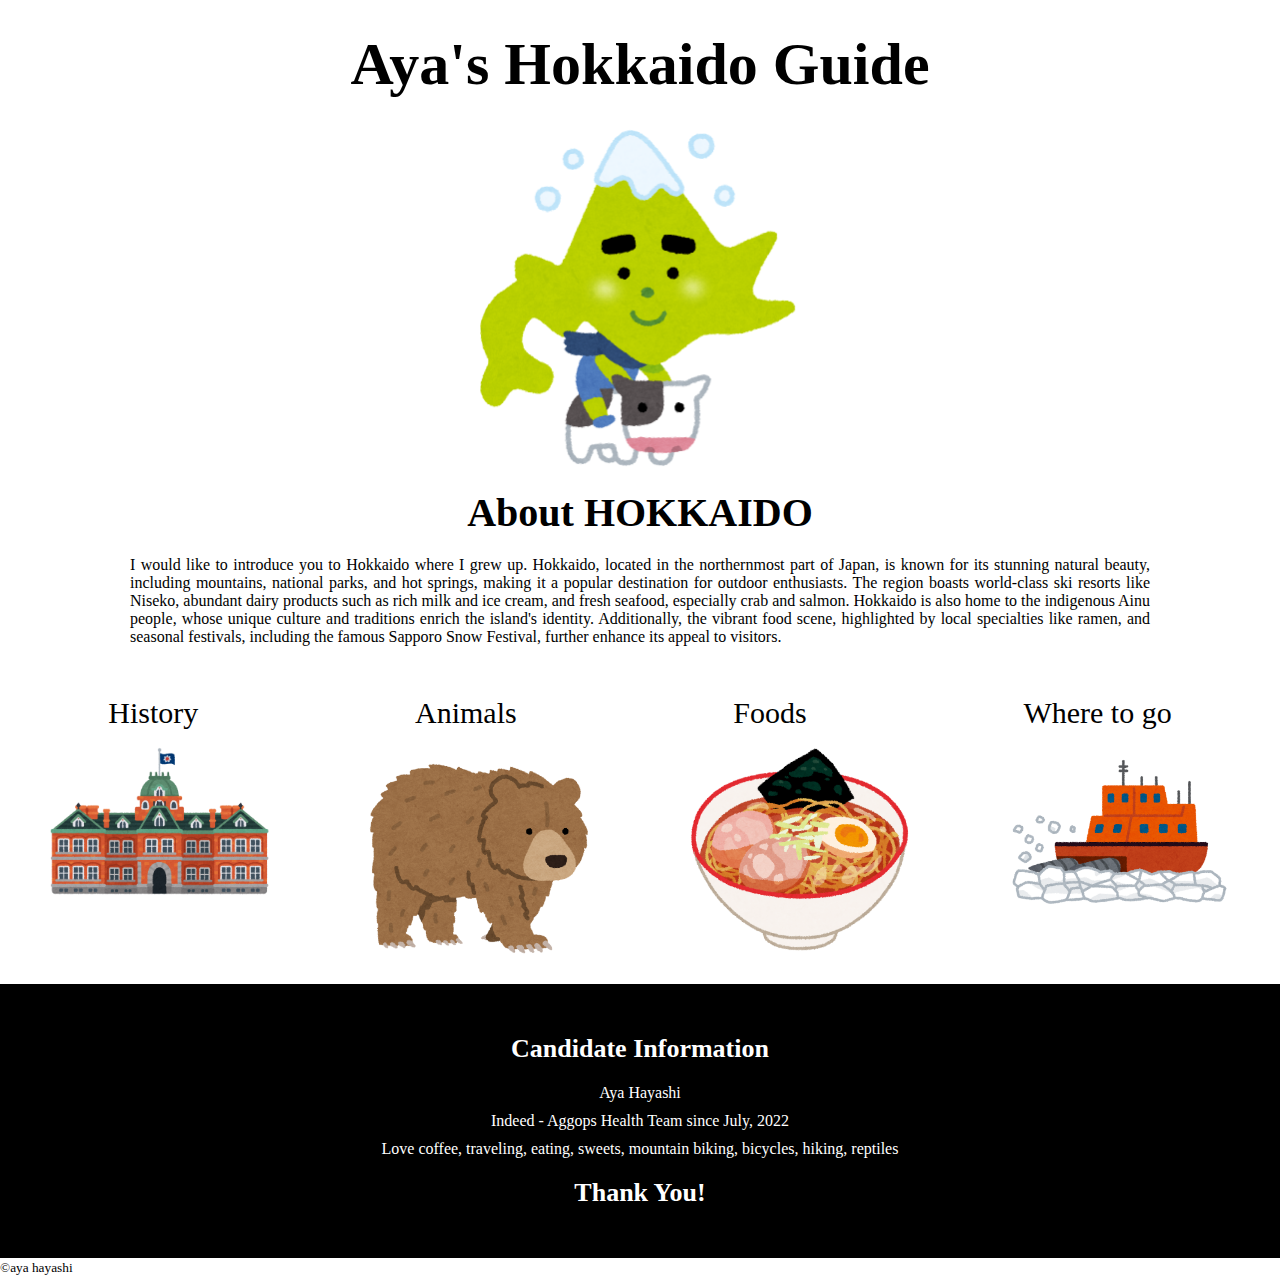
<file: index.html>
<!DOCTYPE html>
<html lang="en">
<head>
    <meta charset="UTF-8">
    <meta name="viewport" content="width=<device-width>, initial-scale=1.0">
    <title>Hokkaido</title>
    <link rel="stylesheet" href="style.css">
</head>
<body>
    <header>
        <h1>Aya's Hokkaido Guide</h1>
        <img src="images/japan_character1_hokkaidou.jpg" alt="Hokkaido">
        <h2>About HOKKAIDO</h2>
        <p>I would like to introduce you to Hokkaido where I grew up. Hokkaido, located in the northernmost part of Japan, is known for its stunning natural beauty, including mountains, national parks, and hot springs, making it a popular destination for outdoor enthusiasts. The region boasts world-class ski resorts like Niseko, abundant dairy products such as rich milk and ice cream, and fresh seafood, especially crab and salmon. Hokkaido is also home to the indigenous Ainu people, whose unique culture and traditions enrich the island's identity. Additionally, the vibrant food scene, highlighted by local specialties like ramen, and seasonal festivals, including the famous Sapporo Snow Festival, further enhance its appeal to visitors.</p>
    </header>
    <main>
        <nav>
            <ul>
                <li><a href="history.html"target="_blank">History</a></li>
                <li><a href="animals.html"target="_blank">Animals</a></li>
                <li><a href="foods.html"target="_blank">Foods</a></li>
                <li><a href="where to go.html">Where to go</a></li>
            </ul>
        <nav1>
            <ul>
                <li><a href="history.html"target="_blank"><img src="images/landmark_hokkaidou_kyuuhonchousya.jpg" alt="kaitaku"></a></li>
                <li><a href="animals.html"target="_blank"><img src="images/animal_bear_higuma.jpg" alt="higuma"></a></li>
                <li><a href="foods.html"target="_blank"><img src="images/ramen_syouyu.jpg" alt="ramen"></a></li>
                <li><a href="where to go.html"><img src="images/ship_saihyousen.jpg" alt="garinko"></a></li>
            </ul>
         </nav1>
        </nav>
    </main>
    <aside>
        <h2>Candidate Information</h2>
        <p>Aya Hayashi</p>
        <p>Indeed - Aggops Health Team since July, 2022</p>
        <p>Love coffee, traveling, eating, sweets, mountain biking, bicycles, hiking, reptiles</p>
        <h2>Thank You!</h2>
    </aside>
    <footer>
        <small>&copy;aya hayashi</small>
    </footer>
</body>
</html>
</file>
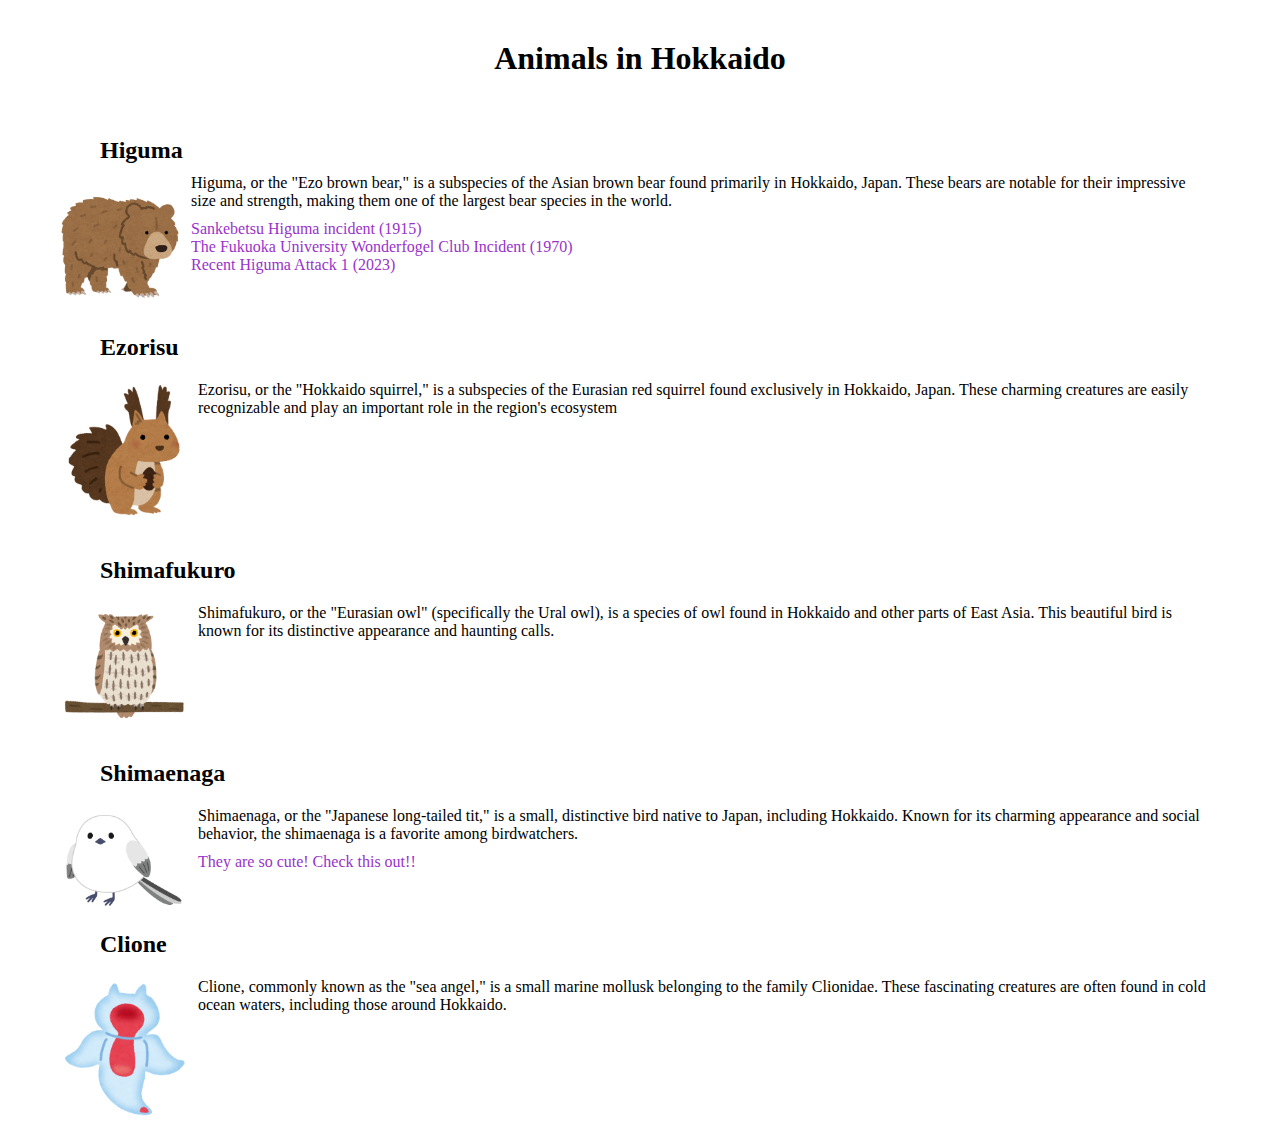
<file: animals.html>
<!DOCTYPE html>
<html lang="en">
<head>
    <meta charset="UTF-8">
    <meta name="viewport" content="width=device-width, initial-scale=1.0">
    <title>Hokkaido Animals</title>
    <link rel="stylesheet" href="animals.css">
</head>
<body>
    <header>
        <h1>Animals in Hokkaido</h1>
    </header>
    
    <nav1>
        <h2>Higuma</h2>
        <p>
        <img src="images/animal_bear_higuma.jpg" alt="higuma" class="float-left">
        Higuma, or the "Ezo brown bear," is a subspecies of the Asian brown bear found primarily in Hokkaido, Japan. These bears are notable for their impressive size and strength, making them one of the largest bear species in the world.
        <ul>
        <li><a href="https://en.wikipedia.org/wiki/Sankebetsu_brown_bear_incident" target="_blank">Sankebetsu Higuma incident (1915)</a></li>
        <li><a href="https://www.yamatrips.com/blog/the-most-brutal-bear-incident-in-the-history-of-japan---the-fukuoka-university-wonderfogel-club-incident" target="_blank">The Fukuoka University Wonderfogel Club Incident (1970)</a></li>
        <li><a href="https://www.cbsnews.com/news/bear-attack-suspected-human-head-found-lake-japan/" target="_blank">Recent Higuma Attack 1 (2023)</a></li>
        </ul>
        </p>
    </nav1>
    <nav2>
        <h2>Ezorisu</h2>
        <img src="images/animal_ezorisu.png" alt="ezorisu" class="float-left">
        <p>
        Ezorisu, or the "Hokkaido squirrel," is a subspecies of the Eurasian red squirrel found exclusively in Hokkaido, Japan. These charming creatures are easily recognizable and play an important role in the region's ecosystem
        </p>
    </nav2>
    <nav3>
        <h2>Shimafukuro</h2>
        <img src="images/bird_shima_fukurou.jpg" alt="shimafukuro" class="float-left">
        <p>Shimafukuro, or the "Eurasian owl" (specifically the Ural owl), is a species of owl found in Hokkaido and other parts of East Asia. This beautiful bird is known for its distinctive appearance and haunting calls.</p>
    </nav3>
    <nav4>
        <h2>Shimaenaga</h2>
        <img src="images/bird_cute_shimaenaga_10918.jpg" alt="shimaenaga" class="float-left">
        <p>Shimaenaga, or the "Japanese long-tailed tit," is a small, distinctive bird native to Japan, including Hokkaido. Known for its charming appearance and social behavior, the shimaenaga is a favorite among birdwatchers.</p>
        <a href="https://www.google.com/search?sca_esv=16c4ecca0a41c6cb&q=shimaenaga&udm=2&fbs=[base64]&sa=X&ved=2ahUKEwia4vnxopSJAxVNEmIAHa2lPG8QtKgLegQIDhAB&biw=1382&bih=958&dpr=2" target="_blank">They are so cute! Check this out!!</a>
    </nav4>
    <nav5>
        <h2>Clione</h2>
        <img src="images/fish_clione.jpg" alt="kurione" class="float-left">
        <p>Clione, commonly known as the "sea angel," is a small marine mollusk belonging to the family Clionidae. These fascinating creatures are often found in cold ocean waters, including those around Hokkaido.</p>
    </nav5>
</body>
</html>
</file>
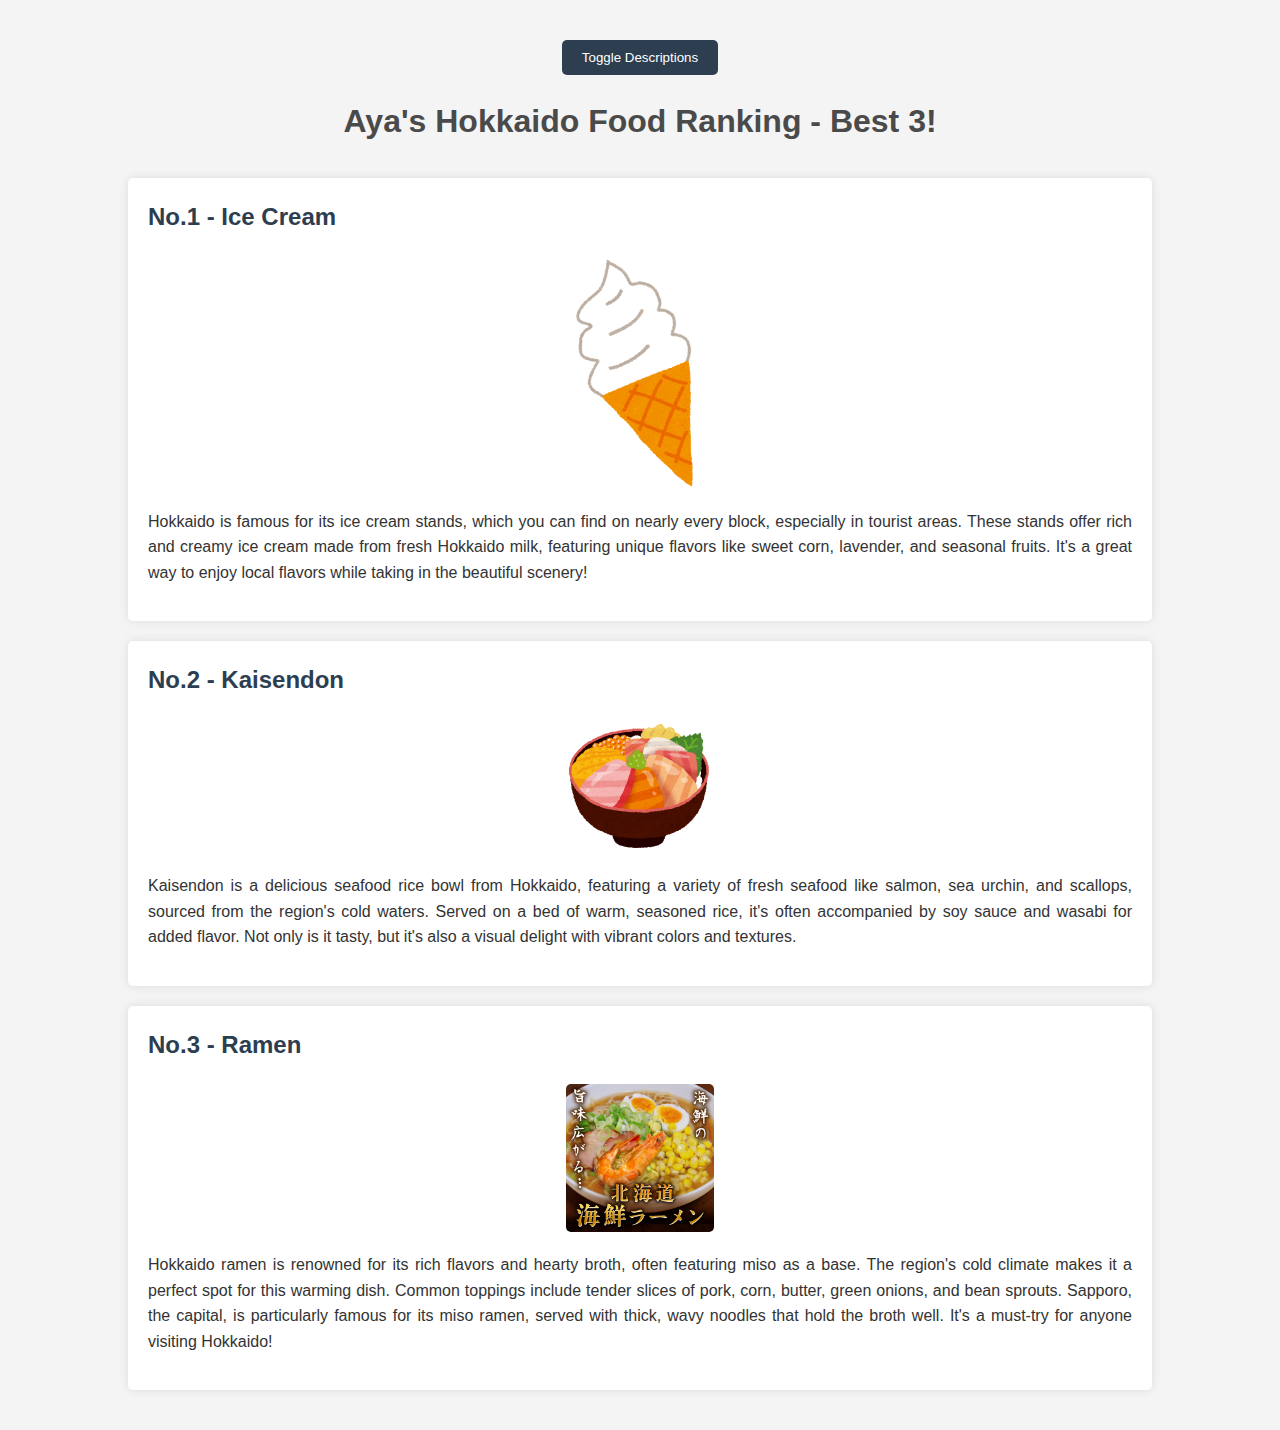
<file: foods.html>
<!DOCTYPE html>
<html lang="en">
<head>
    <meta charset="UTF-8">
    <meta name="viewport" content="width=device-width, initial-scale=1.0">
    <title>Aya's Hokkaido Food Ranking</title>
    <link rel="stylesheet" href="foods.css">
</head>
<body>
    <div class="container">
        <h1>Aya's Hokkaido Food Ranking - Best 3!</h1>

        <div class="food-item">
            <h2>No.1 - Ice Cream</h2>
            <img src="images/softcream.jpg" alt="Hokkaido Ice Cream" class="food-image">
            <p>Hokkaido is famous for its ice cream stands, which you can find on nearly every block, especially in tourist areas. These stands offer rich and creamy ice cream made from fresh Hokkaido milk, featuring unique flavors like sweet corn, lavender, and seasonal fruits. It's a great way to enjoy local flavors while taking in the beautiful scenery!</p>
        </div>

        <div class="food-item">
            <h2>No.2 - Kaisendon</h2>
            <img src="images/kaisendon.jpg" alt="Kaisendon" class="food-image">
            <p>Kaisendon is a delicious seafood rice bowl from Hokkaido, featuring a variety of fresh seafood like salmon, sea urchin, and scallops, sourced from the region's cold waters. Served on a bed of warm, seasoned rice, it's often accompanied by soy sauce and wasabi for added flavor. Not only is it tasty, but it's also a visual delight with vibrant colors and textures.</p>
        </div>

        <div class="food-item">
            <h2>No.3 - Ramen</h2>
            <img src="images/kaisen_ra_01.jpg" alt="Hokkaido Ramen" class="food-image">
            <p>Hokkaido ramen is renowned for its rich flavors and hearty broth, often featuring miso as a base. The region's cold climate makes it a perfect spot for this warming dish. Common toppings include tender slices of pork, corn, butter, green onions, and bean sprouts. Sapporo, the capital, is particularly famous for its miso ramen, served with thick, wavy noodles that hold the broth well. It's a must-try for anyone visiting Hokkaido!</p>
        </div>
    </div>
<script src="food.js"></script>
</body>
</html>
</file>
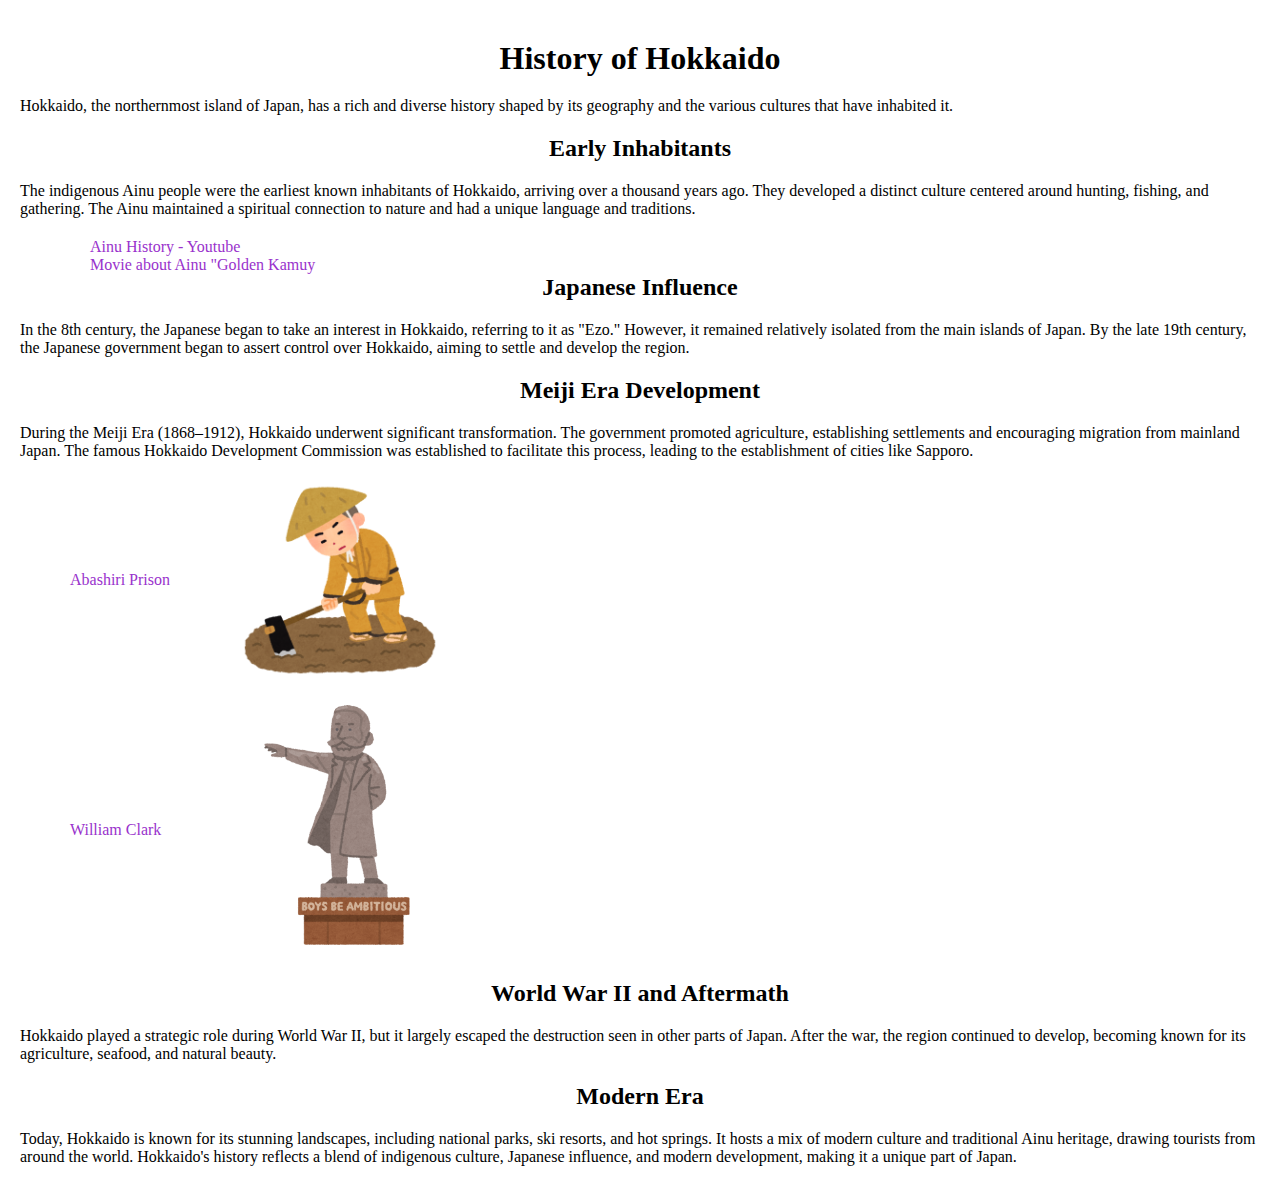
<file: history.html>
<!DOCTYPE html>
<html lang="en">
<head>
    <meta charset="UTF-8">
    <meta name="viewport" content="width=device-width, initial-scale=1.0">
    <title>Hokkaido Hisory</title>
    <link rel="stylesheet" href="history.css">
</head>
<body>
    <header>
        <h1>History of Hokkaido</h1>
    </header>
    <p>Hokkaido, the northernmost island of Japan, has a rich and diverse history shaped by its geography and the various cultures that have inhabited it.
    <h2>Early Inhabitants</h2>
    <p>The indigenous Ainu people were the earliest known inhabitants of Hokkaido, arriving over a thousand years ago. They developed a distinct culture centered around hunting, fishing, and gathering. The Ainu maintained a spiritual connection to nature and had a unique language and traditions.</p>
    <ul>
            <li class="ainu"><a href="https://youtu.be/5tnK2FK2298?feature=shared"target="_blank">Ainu History - Youtube</a></li>
            <li class="ainu"><a href="https://youtu.be/N6DmjhcSt8Q?feature=shared"target="_blank">Movie about Ainu "Golden Kamuy</a></li>
    </ul>
    <h2>Japanese Influence</h2>
    <p>In the 8th century, the Japanese began to take an interest in Hokkaido, referring to it as "Ezo." However, it remained relatively isolated from the main islands of Japan. By the late 19th century, the Japanese government began to assert control over Hokkaido, aiming to settle and develop the region.</p>
    <h2>Meiji Era Development</h2>
    <p>During the Meiji Era (1868–1912), Hokkaido underwent significant transformation. The government promoted agriculture, establishing settlements and encouraging migration from mainland Japan. The famous Hokkaido Development Commission was established to facilitate this process, leading to the establishment of cities like Sapporo.</p> 
    <ul>
        <li class="meiji">
            <a href="https://www.kangoku.jp/multilingual_english/#" target="_blank">Abashiri Prison</a>
            <img src="images/hokkaidou_kaitaku_syuujin.jpg" alt="kaitaku" class="smaller-image">
        </li>
        <li class="meiji">
            <a href="https://en.wikipedia.org/wiki/William_S._Clark" target="_blank">William Clark</a>
            <img src="images/landmark_clark_zou.jpg" alt="kaitaku" class="smaller-image">
        </li>
    </ul>
    <h2>World War II and Aftermath</h2>
    <p>Hokkaido played a strategic role during World War II, but it largely escaped the destruction seen in other parts of Japan. After the war, the region continued to develop, becoming known for its agriculture, seafood, and natural beauty.</p>
    <h2>Modern Era</h2>
    <p>Today, Hokkaido is known for its stunning landscapes, including national parks, ski resorts, and hot springs. It hosts a mix of modern culture and traditional Ainu heritage, drawing tourists from around the world.      
    Hokkaido's history reflects a blend of indigenous culture, Japanese influence, and modern development, making it a unique part of Japan.</p>  
</body>
</html>
</file>
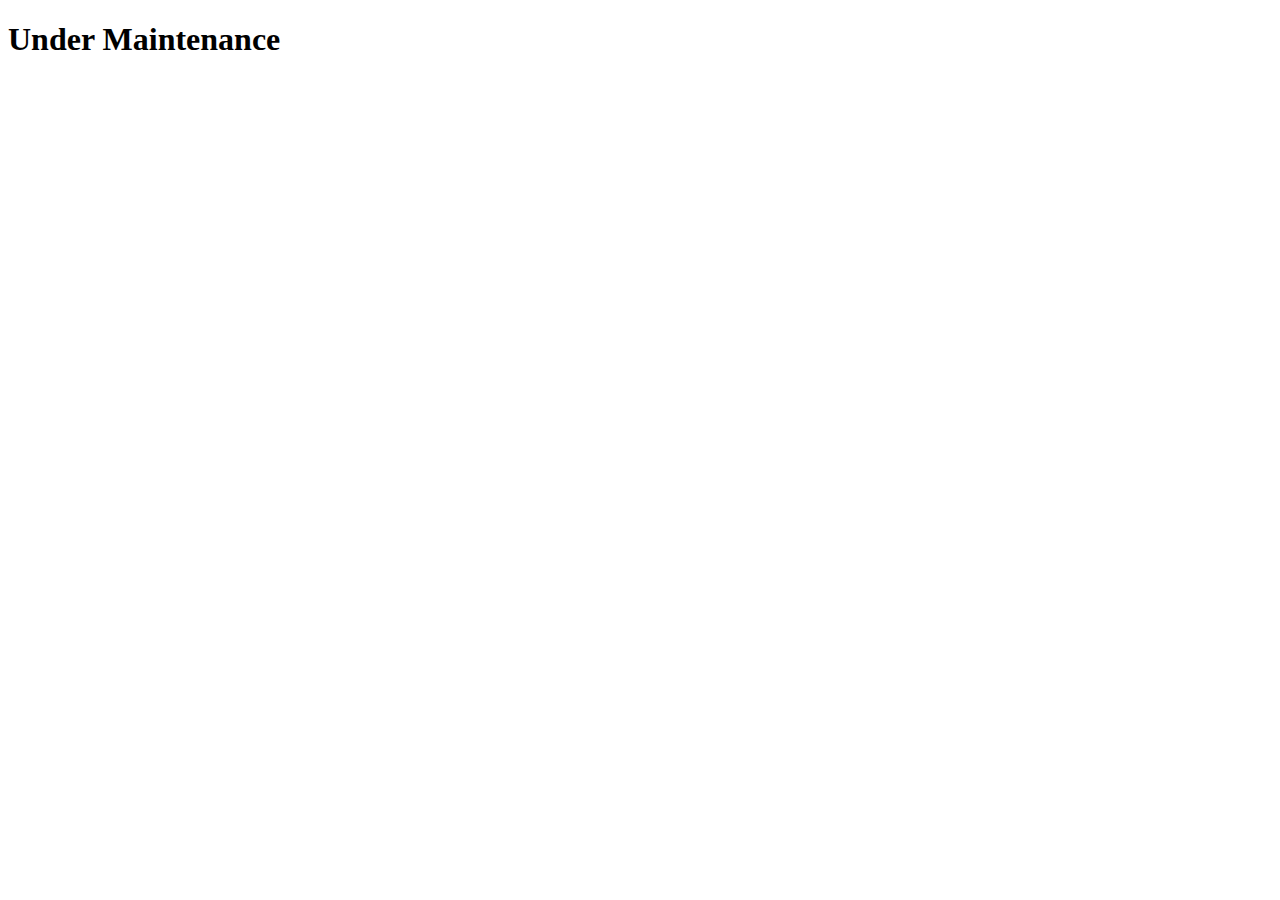
<file: where to go.html>
<!DOCTYPE html>
<html lang="en">
<head>
    <meta charset="UTF-8">
    <meta name="viewport" content="width=device-width, initial-scale=1.0">
    <title>Document</title>
</head>
<body>
    <h1>Under Maintenance</h1>
</body>
</html>
</file>
<file: style.css>
*{
    padding: 0;
    margin: 0;
}
header{
   background-color:white; 
   padding: 30px;
   text-align: center;
}
header h1{
    font-size: 60px;
    margin-bottom: 20px;
}
header h2{
    font-size: 40px;
    margin-bottom: 20px;
}
header p{
  margin-left: 100px;
  margin-right: 100px;
  margin-bottom: 20px;
  text-align: justify;
}
main nav ul a{
    color: black;
    text-decoration: none;
}
main nav ul{
    display: flex;
    justify-content: space-around;
    list-style-type: none;
    font-size: 30px;
    margin-bottom: 10px;
}
main nav1 img{
    width: 6cm;
}
header img{
    width: 30%;
}
aside{
    background-color: black;
    color: white;
    text-align: center;
    padding: 30px;
}
aside h2{
    font-size: 26px;
    margin-top: 20px;
    margin-bottom: 20px;
}
aside p{
    margin-bottom: 10px;
}
</file>
<file: animals.css>
*{
    padding: 0;
    margin: 0;
}
h1 {
    text-align: center;
    margin-top: 20px;
    padding-top: 20px;
}
nav1 img{
    width: 10%;
    padding: 10px;
}
nav1 .float-left { 
    float: left; 
}
nav1 p {
    padding-right: 70px;
}
ul {
    list-style: none;
    padding-top: 10px;
}
a {
    text-decoration: none;
    color: #9932cc;
  }
  a:hover {
    text-decoration: underline;
  }
nav2 img{
    width: 10%;
    padding: 10px;
}
nav2 .float-left { 
    float: left; 
}
nav2 p{
    padding-right: 70px;
    margin-top: 20px;
}
H2{
    padding-top: 50px;
    margin: 10px;
}
nav3 img{
    width: 10%;
    padding: 10px;
}
nav3 h2{
   margin-top: 90px;
}
nav3 .float-left { 
    float: left; 
}
nav3 p{
    padding-right: 70px;
    margin-top: 20px;
}
nav4 img{
    width: 10%;
    padding: 10px;
}
nav4 h2{
    margin-top: 70px;
}
nav4 .float-left { 
    float: left; 
}
nav4 p { 
    padding-right: 70px;
    margin-top: 20px;
    padding-bottom: 10px;
}
nav5 img{
    width: 10%;
    padding: 10px;
}
}
nav5 h2{
    margin-top: 50px;
}
nav5 .float-left { 
    float: left; 
}
Nav5 p{
    padding-right: 70px;
    margin-top: 20px;
}
h2{
    margin-left: 100px;
}
img{
    margin-left: 50px;
}
</file>
<file: foods.css>
body {
    font-family: Arial, sans-serif;
    line-height: 1.6;
    color: #333;
    background-color: #f4f4f4;
    margin: 0;
    padding: 0;
}
.container {
    width: 80%;
    margin: auto;
    overflow: hidden;
    padding: 20px;
}
h1 {
    color: #4a4a4a;
    text-align: center;
    margin-bottom: 30px;
}
.food-item {
    background: #fff;
    border-radius: 5px;
    padding: 20px;
    margin-bottom: 20px;
    box-shadow: 0 0 10px rgba(0, 0, 0, 0.1);
}
h2 {
    color: #2c3e50;
    margin-top: 0;
}
.food-image {
    width: 15%;
    max-width: 600px;
    height: auto;
    display: block;
    margin: 20px auto;
    border-radius: 5px;
}
p {
    text-align: justify;
}
.food-item.selected {
    border: 2px solid #2c3e50;
}

.food-image {
    transition: transform 0.3s ease;
}

#toggle-descriptions {
    display: block;
    margin: 20px auto;
    padding: 10px 20px;
    background-color: #2c3e50;
    color: white;
    border: none;
    border-radius: 5px;
    cursor: pointer;
}

#toggle-descriptions:hover {
    background-color: #34495e;
}
</file>
<file: history.css>
*{
    padding: 0;
    margin: 0;
}
h1{text-align: center;
    margin-top: 20px;
    padding-top: 20px;
}
p {margin: 20px;
}
h2{
    text-align: center;
}
.ainu {margin-left: 40px;
    list-style: none;
}
.ainu a {
    text-decoration: none;
    color: #9932cc;
}
.ainu a:hover {
    text-decoration: underline;
}
ul {
    padding-left: 50px;
}
.meiji {
    display: flex;
    align-items: center;
    margin-bottom: 20px;
    margin-left: 20px; 
}
.meiji a {
    margin-right: 20px;
    min-width: 150px;
    text-decoration: none;
    color: #9932cc;
}
.smaller-image {
    width: 200px;
    height: auto;
}
.meiji a:hover {
    text-decoration: underline;
}
</file>
